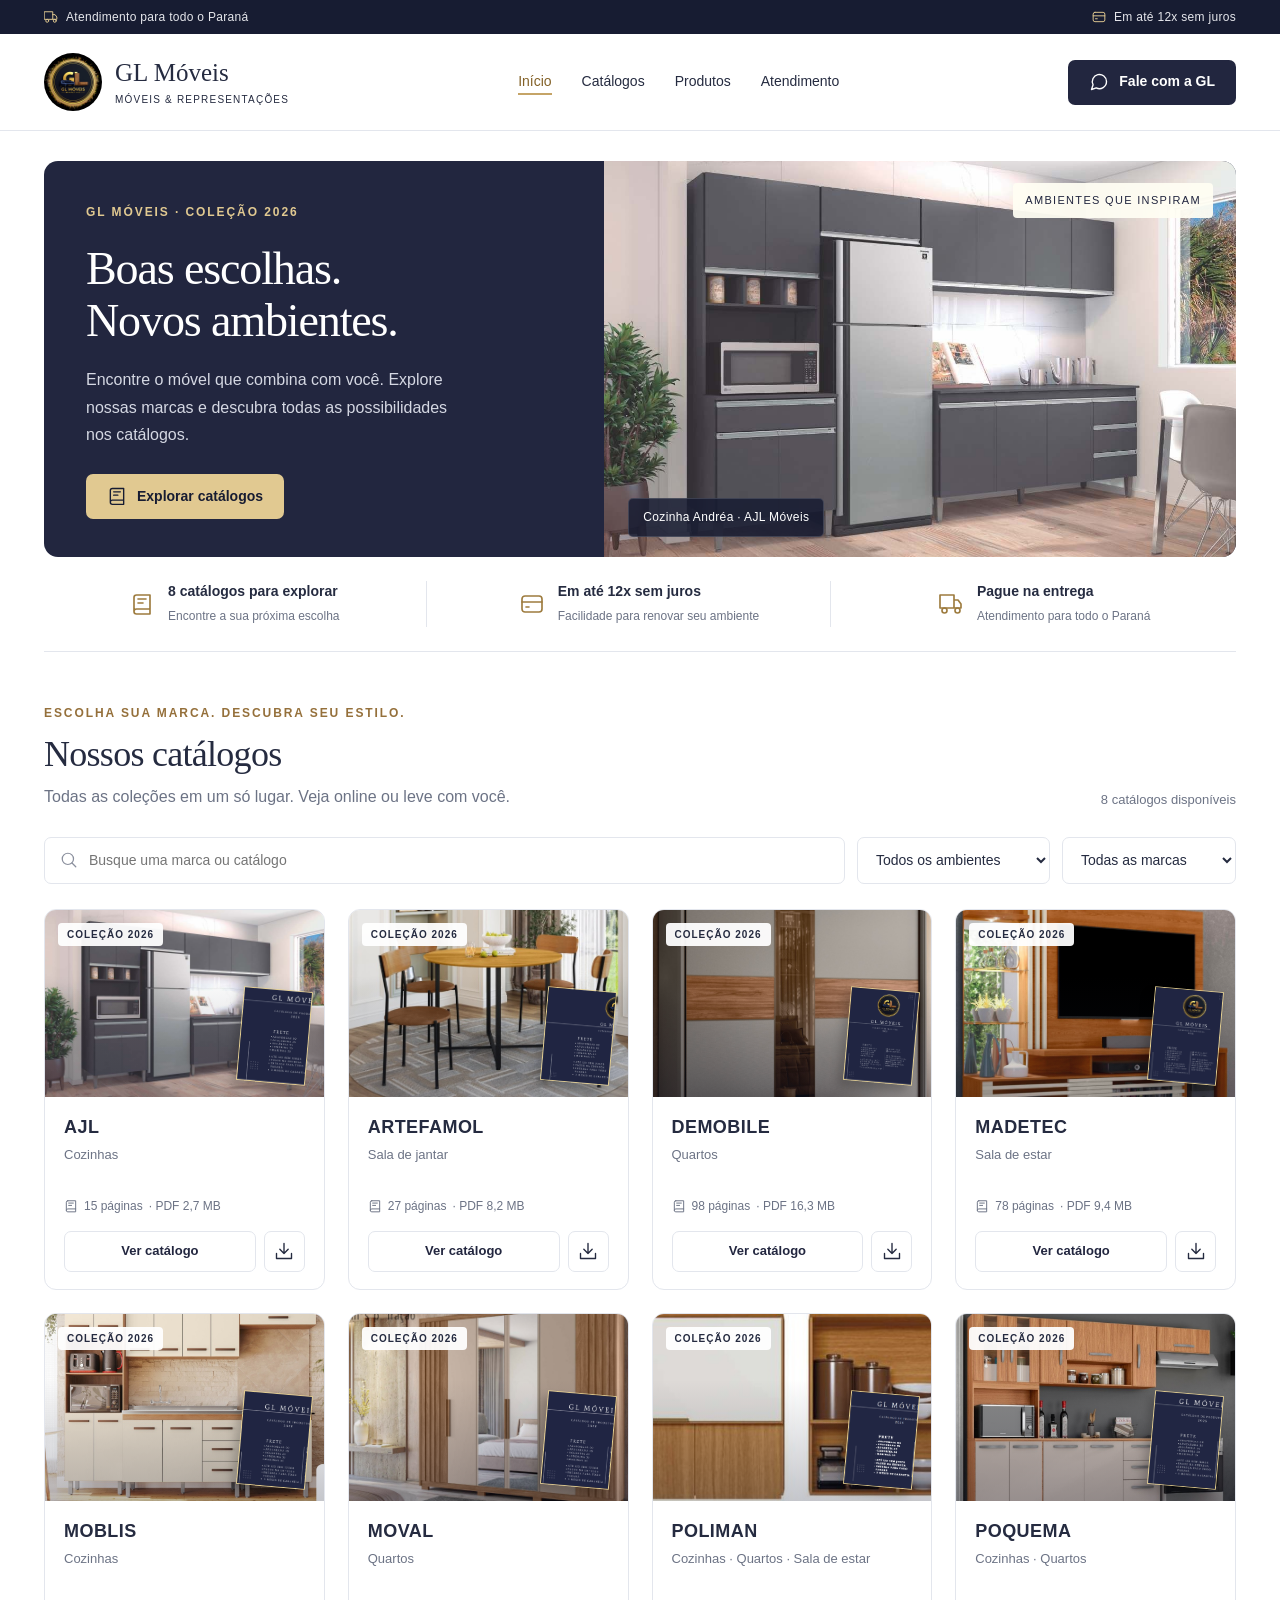
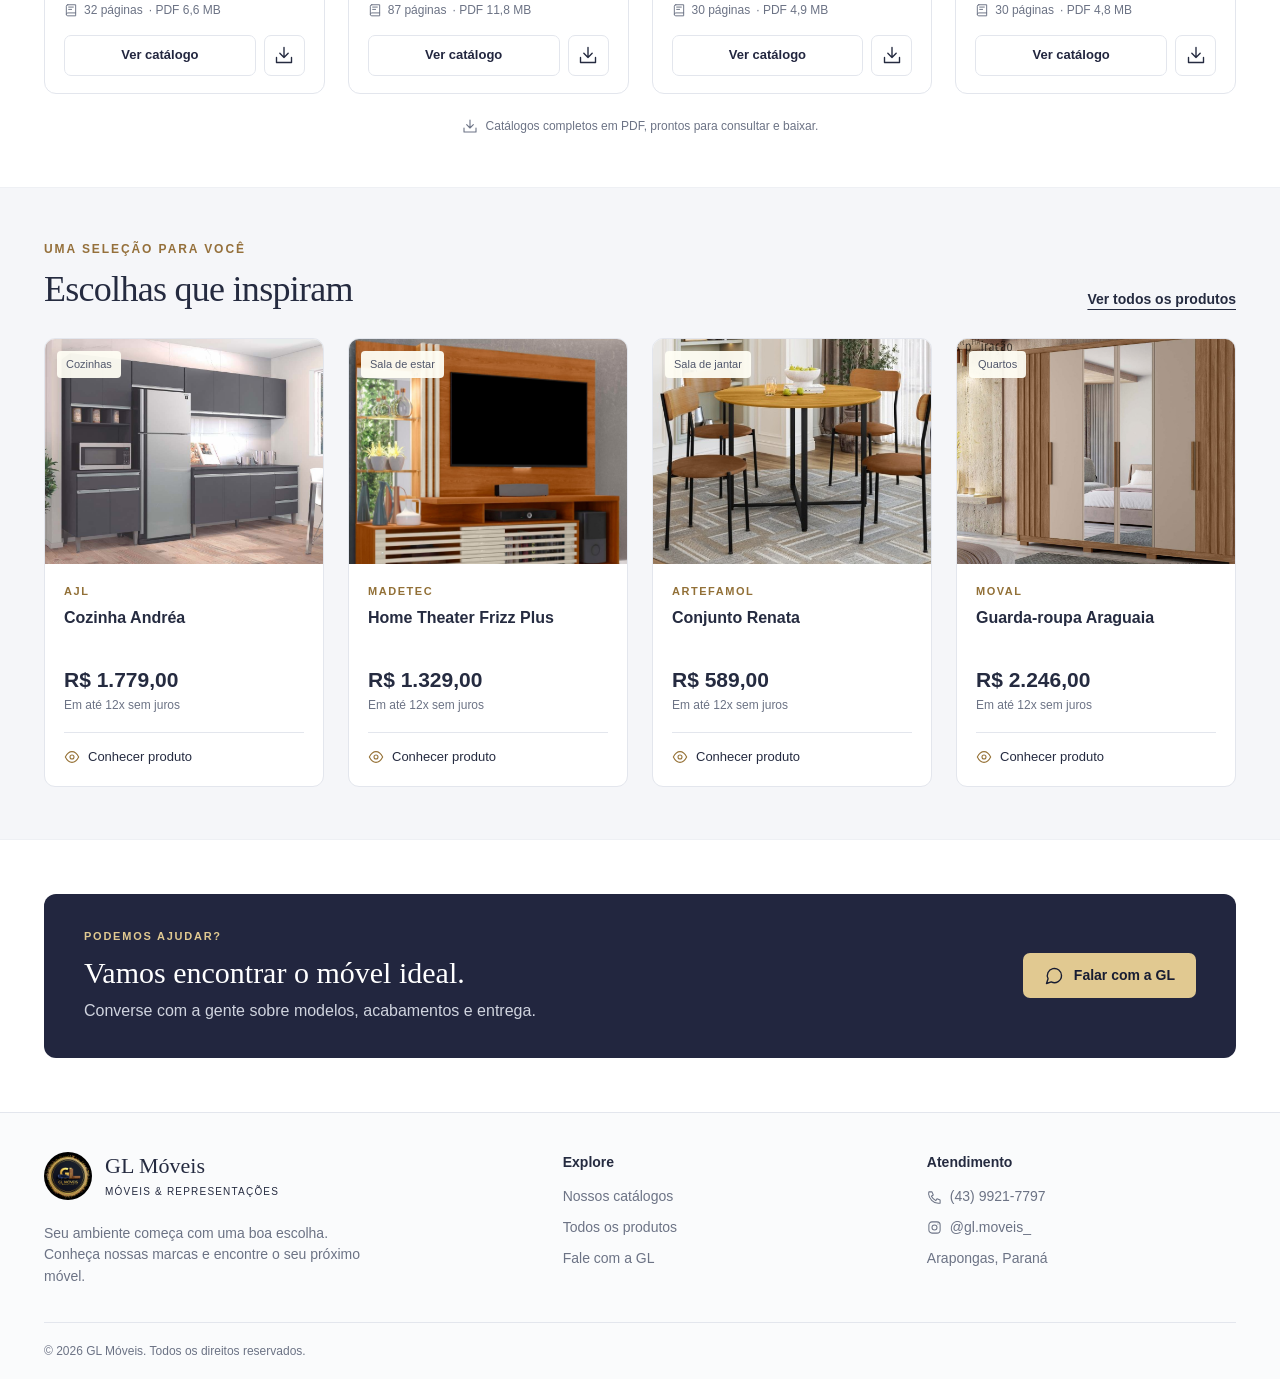
<file: index.html>
<!doctype html>
<html lang="pt-BR">
<head>
<meta charset="utf-8">
<meta name="viewport" content="width=device-width,initial-scale=1">
<title>GL Móveis | Catálogos e ambientes</title>
<meta name="description" content="Explore os catálogos GL Móveis. Cozinhas, quartos e salas das marcas AJL, Artefamol, Demóbile, Madetec, Moblis, Moval, Poliman e Poquema.">
<meta name="theme-color" content="#22263f">
<link rel="icon" href="assets/favicon.svg" type="image/svg+xml">
<link rel="stylesheet" href="style.css">
<script src="dados.js" defer>
</script>
<script src="script.js" defer>
</script>
</head>
<body>
<a class="skip-link" href="#main">Pular para o conteúdo</a>
<header id="header">
</header>
<main id="main" tabindex="-1">
</main>
<footer id="footer">
</footer>
<dialog id="catalog-viewer" class="catalog-dialog" aria-labelledby="viewer-title">
<div class="viewer-head">
<div>
<span class="eyebrow">CATÁLOGO DIGITAL</span>
<h2 id="viewer-title">
</h2>
</div>
<div class="viewer-actions">
<a class="button button-light" id="viewer-newtab" target="_blank" rel="noopener">Nova aba</a>
<a class="button button-navy" id="viewer-download" download>Baixar PDF</a>
<button class="icon-button" data-close-dialog aria-label="Fechar catálogo">✕</button>
</div>
</div>
<p class="viewer-help">Se o PDF não aparecer, use “Nova aba” ou “Baixar PDF”. Arquivos maiores podem levar alguns instantes.</p>
<iframe id="pdf-frame" title="Leitor do catálogo PDF">
</iframe>
</dialog>
<dialog id="contact-dialog" class="small-dialog" aria-labelledby="contact-title">
<button class="icon-button dialog-close" data-close-dialog aria-label="Fechar">✕</button>
<div id="contact-content">
</div>
</dialog>
<div id="toast" role="status" class="toast" hidden>
</div>
<noscript>Ative o JavaScript para navegar. Os PDFs também estão na pasta catalogos do projeto.</noscript>
</body>
</html>
</file>
<file: style.css>
/* Visual original da GL Móveis. Sem bibliotecas ou fontes externas. */
:root {
  --navy:#22263f;
  --deep:#171c32;
  --gold:#c5a467;
  --gold-light:#e1c991;
  --ink:#252b40;
  --muted:#6c7385;
  --line:#e3e6ed;
  --paper:#f5f6f9;
  --shadow:0 14px 45px #20263a10;
  font-family:'Segoe UI',Arial,sans-serif;
  color:var(--ink);
  font-size:16px;
  line-height:1.55;
  background:white;
  font-synthesis:none}
* {
  box-sizing:border-box}
body {
  margin:0}
body:has(dialog[open]) {
  overflow:hidden}
button,input,select,textarea {
  font:inherit}
button,a {
  touch-action:manipulation}
button {
  color:inherit;
  cursor:pointer}
a {
  color:inherit;
  text-decoration:none}
img {
  display:block;
  max-width:100%}
h1,h2,h3,p {
  margin:0}
h1,h2,h3 {
  line-height:1.18}
h1,h2 {
  font-family:Georgia,'Times New Roman',serif;
  font-weight:400}
a:focus-visible,button:focus-visible,input:focus-visible,select:focus-visible,textarea:focus-visible {
  outline:3px solid #98722d;
  outline-offset:4px}
button:disabled {
  opacity:.55;
  cursor:wait}
input,select,textarea {
  min-width:0}
main {
  min-height:40vh}
main:focus {
  outline:none}
.icon {
  width:20px;
  height:20px;
  flex-shrink:0;
  vertical-align:middle}
.container {
  max-width:1320px;
  margin:auto;
  padding:0 44px}
.button {
  display:inline-flex;
  align-items:center;
  justify-content:center;
  gap:10px;
  border:1px solid transparent;
  border-radius:7px;
  min-height:45px;
  padding:11px 20px;
  font-size:14px;
  font-weight:600;
  line-height:1.4;
  transition:background .2s,box-shadow .2s,transform .2s}
.button:hover {
  box-shadow:0 5px 15px #22263f16;
  transform:translateY(-1px)}
.button-navy {
  background:var(--navy);
  color:white}
.button-navy:hover {
  background:#303654}
.button-gold {
  background:var(--gold-light);
  color:var(--deep)}
.button-gold:hover {
  background:#ecd5a3}
.button-outline {
  border-color:var(--line);
  background:white;
  color:var(--navy)}
.button-light {
  background:var(--paper);
  color:var(--navy)}
.button-danger {
  background:#a3343c;
  color:white}
.icon-button {
  width:44px;
  height:44px;
  display:inline-flex;
  align-items:center;
  justify-content:center;
  flex-shrink:0;
  background:white;
  border:1px solid var(--line);
  border-radius:7px}
.icon-button:hover {
  background:var(--paper)}
.text-link {
  font-size:14px;
  font-weight:600;
  text-decoration:underline;
  text-underline-offset:5px}
.eyebrow {
  font-family:'Segoe UI',Arial,sans-serif;
  font-size:12px;
  font-weight:650;
  letter-spacing:.16em;
  line-height:1.6;
  display:block;
  text-transform:uppercase}
.muted {
  color:var(--muted)}
.skip-link {
  position:fixed;
  top:-80px;
  background:var(--navy);
  color:white;
  z-index:100;
  padding:14px}
.skip-link:focus {
  top:0}
.utility {
  background:var(--deep);
  color:#e6e7ec;
  font-size:12px;
  letter-spacing:.025em}
.utility-inner {
  height:34px;
  display:flex;
  align-items:center;
  justify-content:space-between}
.utility-inner span {
  display:flex;
  align-items:center;
  gap:8px}
.utility .icon {
  width:14px;
  height:14px;
  color:var(--gold-light)}
.site-header {
  background:white;
  position:relative;
  z-index:10;
  border-bottom:1px solid var(--line)}
.header-inner {
  height:96px;
  display:flex;
  align-items:center;
  justify-content:space-between;
  gap:24px}
.brand {
  display:inline-flex;
  align-items:center;
  gap:13px;
  flex-shrink:0}
.brand img {
  width:58px;
  height:58px;
  object-fit:cover;
  border-radius:50%}
.brand strong {
  font-family:Georgia,serif;
  display:block;
  font-size:25px;
  font-weight:400;
  line-height:1.25}
.brand small {
  display:block;
  font-size:10px;
  letter-spacing:.12em;
  margin-top:4px}
.desktop-nav {
  display:flex;
  gap:30px;
  align-items:center;
  align-self:stretch}
.desktop-nav a {
  font-size:14px;
  display:flex;
  align-items:center;
  border-bottom:2px solid transparent;
  padding-top:2px}
.desktop-nav a.active {
  border-color:var(--gold);
  color:#836127}
.desktop-nav a:hover {
  color:#836127}
.menu-toggle {
  display:none}
.mobile-nav {
  background:white;
  border-top:1px solid var(--line);
  padding:10px 24px}
.mobile-nav a {
  display:block;
  padding:12px}
.hero-wrap {
  padding-top:30px}
.hero {
  display:grid;
  grid-template-columns:47% 53%;
  min-height:390px;
  background:var(--navy);
  border-radius:14px;
  overflow:hidden}
.hero-copy {
  padding:42px 42px 38px;
  color:white;
  display:flex;
  flex-direction:column;
  align-items:flex-start;
  justify-content:center}
.hero .eyebrow {
  color:var(--gold-light);
  margin-bottom:21px;
  font-size:12px}
.hero h1 {
  font-size:clamp(36px,3.6vw,51px);
  line-height:1.12;
  letter-spacing:-.025em;
  white-space:pre-line}
.hero-copy p {
  font-size:16px;
  color:#d5d8e3;
  max-width:390px;
  margin-top:20px;
  line-height:1.7}
.hero-copy .button {
  margin-top:26px}
.hero-photo {
  position:relative;
  overflow:hidden;
  min-height:340px}
.hero-photo>img {
  width:100%;
  height:100%;
  position:absolute;
  object-fit:cover;
  object-position:center}
.photo-caption {
  position:absolute;
  bottom:20px;
  left:24px;
  color:white;
  background:#171c32d9;
  border:1px solid #ffffff25;
  border-radius:5px;
  padding:9px 14px;
  font-size:12px;
  letter-spacing:.03em}
.hero-edition {
  position:absolute;
  top:22px;
  right:23px;
  background:#fffef4ef;
  color:var(--navy);
  font-size:11px;
  letter-spacing:.12em;
  padding:9px 12px;
  border-radius:4px}
.benefits {
  display:grid;
  grid-template-columns:repeat(3,1fr);
  padding:24px 0;
  border-bottom:1px solid var(--line);
  gap:22px}
.benefit {
  display:flex;
  align-items:center;
  justify-content:center;
  gap:14px;
  border-right:1px solid var(--line)}
.benefit:last-child {
  border:0}
.benefit .icon {
  color:#9d7b3e;
  width:24px;
  height:24px}
.benefit strong {
  display:block;
  font-size:14px;
  font-weight:600}
.benefit small {
  font-size:12px;
  color:var(--muted)}
.section {
  padding:52px 0}
.section-head {
  display:flex;
  justify-content:space-between;
  align-items:flex-end;
  gap:22px;
  margin-bottom:27px}
.section-head .eyebrow {
  color:#95703b;
  margin-bottom:9px}
.section-head h2 {
  font-size:36px;
  letter-spacing:-.02em}
.section-head p {
  margin-top:10px;
  font-size:16px;
  color:var(--muted)}
.count-label {
  color:var(--muted);
  font-size:13px;
  white-space:nowrap}
.toolbar {
  display:flex;
  align-items:center;
  gap:12px;
  margin-bottom:25px}
.search-field {
  position:relative;
  flex:1}
.search-field .icon {
  position:absolute;
  left:16px;
  top:50%;
  transform:translateY(-50%);
  color:#8a8f9d;
  width:18px}
.search-field input {
  width:100%;
  height:47px;
  background:white;
  border:1px solid var(--line);
  padding:12px 15px 12px 44px;
  border-radius:7px;
  font-size:14px}
.toolbar select {
  border:1px solid var(--line);
  border-radius:7px;
  background:white;
  height:47px;
  padding:10px 32px 10px 14px;
  font-size:14px;
  color:var(--ink);
  max-width:100%}
.catalog-grid {
  display:grid;
  grid-template-columns:repeat(4,minmax(0,1fr));
  gap:23px}
.catalog-card {
  background:white;
  border:1px solid var(--line);
  border-radius:12px;
  overflow:hidden;
  transition:box-shadow .2s,transform .2s}
.catalog-card:hover {
  box-shadow:var(--shadow);
  transform:translateY(-3px)}
.catalog-art {
  position:relative;
  height:187px;
  display:block;
  width:100%;
  padding:0;
  border:0;
  background:#e8e9ef;
  overflow:hidden}
.catalog-scene {
  width:100%;
  height:100%;
  object-fit:cover;
  object-position:center;
  transition:transform .4s}
.catalog-card:hover .catalog-scene {
  transform:scale(1.04)}
.catalog-art:after {
  content:'';
  position:absolute;
  inset:0;
  background:linear-gradient(0deg,#171c3240,transparent 65%);
  pointer-events:none}
.catalog-mini {
  position:absolute;
  width:69px;
  height:94px;
  bottom:14px;
  right:15px;
  object-fit:cover;
  object-position:left top;
  box-shadow:-5px 7px 10px #0003;
  transform:rotate(5deg);
  border:1px solid #e4cf91;
  z-index:1}
.catalog-tag {
  position:absolute;
  left:13px;
  top:13px;
  background:#fffffff0;
  border-radius:4px;
  padding:4px 9px;
  font-size:10px;
  font-weight:650;
  letter-spacing:.1em}
.catalog-body {
  padding:20px 19px 17px}
.catalog-body h3 {
  font-size:18px;
  font-weight:650;
  letter-spacing:.025em;
  margin-bottom:7px}
.catalog-subtitle {
  font-size:13px;
  color:var(--muted);
  min-height:40px;
  line-height:1.55}
.catalog-meta {
  margin-top:12px;
  display:flex;
  align-items:center;
  gap:6px;
  font-size:12px;
  color:var(--muted);
  flex-wrap:wrap}
.catalog-meta .icon {
  width:14px;
  height:14px}
.catalog-actions {
  display:flex;
  gap:8px;
  margin-top:15px}
.catalog-actions .button {
  flex:1;
  padding:9px;
  font-size:13px;
  min-height:41px}
.catalog-actions .icon-button {
  height:41px;
  width:41px}
.catalog-note {
  display:flex;
  justify-content:center;
  align-items:center;
  gap:8px;
  font-size:12px;
  color:var(--muted);
  margin-top:23px}
.catalog-note .icon {
  width:16px;
  height:16px}
.soft-section {
  background:var(--paper);
  border-top:1px solid #eef0f4;
  border-bottom:1px solid #eef0f4}
.product-grid {
  display:grid;
  grid-template-columns:repeat(4,minmax(0,1fr));
  gap:24px}
.product-card {
  min-width:0;
  border:1px solid var(--line);
  border-radius:11px;
  overflow:hidden;
  background:white;
  transition:box-shadow .2s}
.product-card:hover {
  box-shadow:var(--shadow)}
.product-image {
  position:relative;
  display:block;
  height:225px;
  background:#eef0f3;
  overflow:hidden}
.product-image img {
  width:100%;
  height:100%;
  object-fit:cover;
  transition:transform .35s}
.product-card:hover .product-image img {
  transform:scale(1.035)}
.product-category {
  position:absolute;
  top:12px;
  left:12px;
  background:#fffef5f0;
  border-radius:4px;
  font-size:11px;
  padding:5px 9px;
  color:#50566a}
.product-body {
  padding:19px}
.product-brand {
  font-size:11px;
  color:#927037;
  font-weight:650;
  letter-spacing:.14em;
  margin-bottom:7px}
.product-body h3 {
  font-size:16px;
  font-weight:600;
  line-height:1.4;
  min-height:45px}
.product-price {
  font-size:21px;
  font-weight:650;
  margin-top:13px;
  line-height:1.4}
.product-installment {
  font-size:12px;
  color:var(--muted);
  margin-top:2px}
.product-link {
  margin-top:17px;
  padding-top:14px;
  border-top:1px solid var(--line);
  font-size:13px;
  display:flex;
  align-items:center;
  gap:8px}
.product-link .icon {
  width:16px;
  height:16px;
  color:#977338}
.contact-band {
  margin:54px auto;
  display:grid;
  grid-template-columns:1fr auto;
  gap:30px;
  align-items:center;
  padding:34px 40px;
  background:var(--navy);
  color:white;
  border-radius:12px}
.contact-band .eyebrow {
  color:var(--gold-light);
  font-size:11px;
  margin-bottom:9px}
.contact-band h2 {
  font-size:30px}
.contact-band p {
  margin-top:9px;
  color:#d0d4df;
  font-size:16px}
.site-footer {
  background:#fafbfc;
  border-top:1px solid var(--line);
  padding:39px 0 0}
.footer-main {
  display:grid;
  grid-template-columns:1.5fr 1fr 1fr;
  gap:55px;
  padding-bottom:34px}
.footer-main .brand img {
  width:48px;
  height:48px}
.footer-main .brand strong {
  font-size:22px}
.footer-main>div>p {
  margin-top:15px;
  font-size:14px;
  color:var(--muted);
  max-width:330px}
.footer-title {
  font-size:14px;
  font-weight:650;
  margin-bottom:13px}
.footer-links {
  display:flex;
  flex-direction:column;
  gap:9px;
  font-size:14px;
  color:var(--muted)}
.footer-links a {
  display:flex;
  align-items:center;
  gap:8px}
.footer-links .icon {
  width:15px;
  height:15px}
.footer-links a:hover {
  color:var(--navy)}
.footer-bottom {
  border-top:1px solid var(--line);
  padding:19px 0;
  display:flex;
  justify-content:space-between;
  font-size:12px;
  color:var(--muted);
  gap:20px}
.footer-bottom a {
  display:flex;
  align-items:center;
  gap:7px}
.footer-bottom .icon {
  width:13px;
  height:13px}
.page-intro {
  padding:43px 0 30px;
  background:var(--paper);
  border-bottom:1px solid var(--line)}
.breadcrumb {
  display:flex;
  align-items:center;
  gap:8px;
  font-size:13px;
  color:var(--muted);
  margin-bottom:22px;
  flex-wrap:wrap}
.breadcrumb .icon {
  width:12px;
  height:12px}
.page-intro h1 {
  font-size:44px;
  letter-spacing:-.03em}
.page-intro p {
  font-size:16px;
  color:var(--muted);
  margin-top:13px;
  max-width:650px}
.page-content {
  padding:33px 0 60px}
.page-content .catalog-grid {
  row-gap:28px}
.filter-result {
  display:flex;
  justify-content:space-between;
  align-items:center;
  margin-bottom:22px;
  gap:18px}
.filter-result p {
  font-size:14px;
  color:var(--muted)}
.filter-result button {
  font-size:14px;
  border:0;
  background:transparent;
  text-decoration:underline;
  color:#86652e}
.empty-state {
  grid-column:1/-1;
  padding:60px 20px;
  text-align:center;
  background:var(--paper);
  border:1px dashed #cbd0dc;
  border-radius:12px}
.empty-state>.icon {
  width:33px;
  height:33px;
  color:#9299a9;
  margin-bottom:15px}
.empty-state h3 {
  font-size:19px;
  margin-bottom:10px}
.empty-state p {
  color:var(--muted)}
.empty-state .button {
  margin-top:20px}
.products-layout {
  display:grid;
  grid-template-columns:210px 1fr;
  gap:30px}
.products-layout .product-grid {
  grid-template-columns:repeat(3,minmax(0,1fr))}
.filters-panel {
  align-self:start;
  border:1px solid var(--line);
  border-radius:10px;
  padding:23px 20px}
.filters-panel h3 {
  font-size:16px;
  margin-bottom:20px}
.filter-group+.filter-group {
  border-top:1px solid var(--line);
  padding-top:20px;
  margin-top:20px}
.filter-group>span {
  font-size:12px;
  font-weight:650;
  display:block;
  margin-bottom:9px}
.filter-option {
  display:flex;
  align-items:center;
  gap:10px;
  font-size:14px;
  margin:12px 0;
  cursor:pointer;
  line-height:1.4}
.filter-option input {
  accent-color:var(--navy);
  width:16px;
  height:16px;
  margin:0;
  flex-shrink:0}
.products-layout .product-image {
  height:210px}
.product-detail {
  padding:38px 0 60px}
.detail-grid {
  display:grid;
  grid-template-columns:1.1fr 1fr;
  gap:60px}
.detail-image {
  border-radius:13px;
  overflow:hidden;
  border:1px solid var(--line);
  background:var(--paper);
  align-self:start}
.detail-image img {
  width:100%;
  max-height:620px;
  object-fit:contain}
.detail-info {
  padding:15px 0}
.detail-info .eyebrow {
  color:#957339;
  margin-bottom:14px}
.detail-info h1 {
  font-size:43px;
  letter-spacing:-.025em}
.detail-price {
  font-size:31px;
  font-weight:600;
  margin-top:24px}
.detail-payment {
  color:var(--muted);
  font-size:14px;
  margin-top:5px}
.detail-description {
  font-size:16px;
  line-height:1.8;
  margin:25px 0;
  color:#5b6376}
.spec-list {
  margin:0 0 25px;
  border-top:1px solid var(--line);
  font-size:14px}
.spec-list>div {
  display:grid;
  grid-template-columns:110px 1fr;
  gap:15px;
  border-bottom:1px solid var(--line);
  padding:12px 0}
.spec-list dt {
  color:var(--muted)}
.spec-list dd {
  margin:0;
  overflow-wrap:anywhere}
.detail-actions {
  display:flex;
  gap:10px;
  flex-wrap:wrap}
.detail-note {
  margin-top:19px;
  font-size:12px;
  color:var(--muted);
  line-height:1.65}
.source-label {
  display:flex;
  gap:8px;
  align-items:center;
  color:var(--muted);
  font-size:12px;
  padding:16px 18px;
  background:white;
  border-top:1px solid var(--line)}
.contact-page-grid {
  display:grid;
  grid-template-columns:1fr 1fr;
  gap:48px;
  padding:18px 0}
.contact-card {
  border:1px solid var(--line);
  padding:29px;
  border-radius:12px;
  background:white}
.contact-card h2 {
  font-size:27px;
  margin-bottom:20px}
.contact-item {
  display:flex;
  gap:17px;
  padding:18px 0;
  border-bottom:1px solid var(--line);
  align-items:center}
.contact-item:last-child {
  border:0}
.contact-item>.icon {
  color:#94713b;
  width:22px;
  height:22px}
.contact-item small {
  font-size:12px;
  color:var(--muted);
  display:block;
  margin-bottom:4px}
.contact-item a,.contact-item strong {
  font-weight:550;
  font-size:16px}
.contact-item a:hover {
  text-decoration:underline}
.contact-visual {
  border-radius:12px;
  overflow:hidden;
  position:relative;
  background:var(--navy);
  min-height:420px}
.contact-visual img {
  height:100%;
  width:100%;
  object-fit:cover;
  opacity:.68}
.contact-visual div {
  position:absolute;
  bottom:0;
  left:0;
  right:0;
  padding:30px;
  background:linear-gradient(transparent,#171c32e0);
  color:white}
.contact-visual h2 {
  font-size:33px}
.contact-visual p {
  margin-top:10px;
  font-size:16px}
.info-block {
  margin-top:25px;
  background:var(--paper);
  padding:25px;
  border-radius:10px}
.info-block h3 {
  font-size:16px;
  margin-bottom:10px}
.info-block p {
  font-size:16px;
  color:var(--muted);
  line-height:1.7}
dialog {
  border:1px solid var(--line);
  padding:0;
  border-radius:14px;
  box-shadow:0 25px 100px #0005;
  color:var(--ink);
  max-width:calc(100vw - 32px)}
dialog::backdrop {
  background:#10162abf;
  backdrop-filter:blur(5px)}
.catalog-dialog {
  width:1200px;
  height:90vh;
  max-height:960px;
  overflow:hidden}
.catalog-dialog[open] {
  display:flex;
  flex-direction:column}
.viewer-head {
  display:flex;
  justify-content:space-between;
  align-items:center;
  padding:20px 25px;
  border-bottom:1px solid var(--line);
  gap:18px}
.viewer-head .eyebrow {
  font-size:11px;
  color:#94713b;
  margin-bottom:4px}
.viewer-head h2 {
  font-size:25px}
.viewer-actions {
  display:flex;
  gap:9px;
  align-items:center}
.viewer-help {
  font-size:12px;
  padding:10px 25px;
  background:var(--paper);
  color:var(--muted)}
#pdf-frame {
  width:100%;
  flex:1;
  border:0;
  background:#e8e9ee;
  min-height:100px}
.small-dialog {
  width:440px;
  padding:37px}
.dialog-close {
  position:absolute;
  top:12px;
  right:12px;
  border:0;
  background:transparent}
.small-dialog h2 {
  font-size:29px;
  margin:18px 0 13px}
.small-dialog p {
  font-size:16px;
  color:var(--muted);
  margin-bottom:20px}
.small-dialog .button {
  width:100%;
  margin-top:10px}
.small-dialog .contact-item {
  padding:13px 0}
.toast {
  position:fixed;
  bottom:25px;
  left:50%;
  transform:translateX(-50%);
  background:var(--deep);
  color:white;
  border:1px solid #ffffff25;
  box-shadow:var(--shadow);
  border-radius:9px;
  padding:13px 20px;
  font-size:14px;
  z-index:150;
  max-width:calc(100vw - 30px);
  width:max-content}
.loading {
  padding:80px;
  text-align:center;
  color:var(--muted)}
[hidden] {
  display:none!important}

@media(max-width:1100px) {
  .container {
  padding:0 28px}
.desktop-nav {
  gap:19px}
.header-inner {
  gap:18px}
.brand strong {
  font-size:23px}
.brand small {
  font-size:9px}
.header-contact {
  padding:11px 13px}
.hero-copy {
  padding:35px 30px}
.hero h1 {
  font-size:42px}
.hero {
  grid-template-columns:49% 51%;
  min-height:370px}
.catalog-grid {
  gap:16px}
.catalog-art {
  height:155px}
.catalog-body {
  padding:16px 14px}
.catalog-meta {
  font-size:11px;
  gap:4px}
.product-grid {
  gap:17px}
.product-image {
  height:185px}
.product-body {
  padding:16px}
.products-layout {
  grid-template-columns:185px 1fr;
  gap:20px}
.products-layout .product-grid {
  grid-template-columns:repeat(2,minmax(0,1fr))}
.detail-grid {
  gap:35px}
.detail-info h1 {
  font-size:37px}
}

@media(max-width:850px) {
  .header-contact {
  display:none}
.catalog-grid {
  grid-template-columns:repeat(2,minmax(0,1fr));
  gap:22px}
.catalog-art {
  height:215px}
.catalog-meta {
  font-size:12px}
.catalog-body {
  padding:21px}
.catalog-body h3 {
  font-size:20px}
.product-grid {
  grid-template-columns:repeat(2,minmax(0,1fr))}
.product-image {
  height:260px}
.hero h1 {
  font-size:36px}
.hero .eyebrow {
  font-size:11px}
.hero-copy {
  padding:29px}
.benefit {
  gap:10px}
.benefit strong {
  font-size:13px}
.benefit small {
  font-size:11px}
.hero {
  min-height:360px}
.contact-band h2 {
  font-size:25px}
.footer-main {
  gap:25px}
.footer-main .brand {
  gap:8px}
.footer-main .brand strong {
  font-size:21px}
.footer-main .brand img {
  width:40px;
  height:40px}
.detail-grid {
  gap:27px}
.detail-info {
  padding:0}
.detail-info h1 {
  font-size:33px}
.contact-page-grid {
  gap:25px}
.toolbar {
  flex-wrap:wrap}
.toolbar .search-field {
  flex-basis:100%}
.toolbar select {
  flex:1}
}

@media(max-width:600px) {
  .container {
  padding:0 20px}
.utility-inner {
  height:32px}
.utility-inner span {
  font-size:10px;
  gap:5px}
.utility .icon {
  width:12px;
  height:12px}
.header-inner {
  height:79px}
.brand img {
  width:47px;
  height:47px}
.brand strong {
  font-size:23px}
.brand small {
  font-size:9px}
.desktop-nav {
  display:none}
.menu-toggle {
  display:flex}
.hero-wrap {
  padding-top:18px}
.hero {
  display:flex;
  flex-direction:column;
  border-radius:12px}
.hero-copy {
  padding:31px 28px 30px}
.hero .eyebrow {
  margin-bottom:15px;
  font-size:11px}
.hero h1 {
  font-size:40px}
.hero-copy p {
  font-size:16px;
  margin-top:17px;
  max-width:100%}
.hero-copy .button {
  margin-top:22px}
.hero-photo {
  min-height:235px}
.hero-edition {
  top:17px;
  right:17px;
  font-size:10px}
.photo-caption {
  bottom:16px;
  left:16px;
  font-size:12px}
.benefits {
  padding:19px 0;
  gap:5px}
.benefit {
  flex-direction:column;
  text-align:center;
  gap:7px;
  padding:0 6px}
.benefit .icon {
  width:22px;
  height:22px}
.benefit strong {
  font-size:12px;
  line-height:1.4}
.benefit small {
  display:none}
.section {
  padding:37px 0}
.section-head {
  align-items:flex-start;
  margin-bottom:22px;
  gap:16px}
.section-head h2 {
  font-size:30px}
.section-head .eyebrow {
  font-size:10px}
.section-head p {
  font-size:16px}
.section-head .text-link {
  font-size:12px;
  align-self:center}
.count-label {
  font-size:12px;
  align-self:center;
  white-space:normal;
  max-width:80px;
  text-align:right}
.toolbar {
  gap:9px;
  margin-bottom:20px}
.toolbar select {
  font-size:13px;
  padding-left:10px;
  padding-right:20px;
  min-width:0;
  flex-basis:40%;
  height:45px}
.search-field input {
  font-size:14px}
.catalog-grid {
  gap:14px}
.catalog-art {
  height:141px}
.catalog-body {
  padding:15px 12px}
.catalog-body h3 {
  font-size:16px}
.catalog-subtitle {
  font-size:12px;
  min-height:38px}
.catalog-meta {
  font-size:11px;
  gap:4px;
  margin-top:10px;
  min-height:38px}
.catalog-meta .icon {
  width:12px;
  height:12px}
.catalog-actions {
  gap:5px;
  margin-top:10px}
.catalog-actions .button {
  font-size:12px;
  padding:8px 6px;
  min-height:41px}
.catalog-actions .icon-button {
  width:34px;
  height:41px}
.catalog-actions .icon {
  width:16px;
  height:16px}
.catalog-mini {
  width:45px;
  height:63px;
  right:11px;
  bottom:11px}
.catalog-tag {
  font-size:9px;
  top:9px;
  left:9px;
  padding:3px 6px}
.catalog-note {
  font-size:12px;
  text-align:center;
  line-height:1.6}
.product-grid {
  gap:14px}
.product-image {
  height:158px}
.product-category {
  font-size:10px;
  padding:4px 6px;
  top:9px;
  left:9px}
.product-body {
  padding:14px 12px}
.product-brand {
  font-size:11px}
.product-body h3 {
  font-size:15px;
  min-height:44px}
.product-price {
  font-size:19px;
  margin-top:11px}
.product-installment {
  font-size:11px}
.product-link {
  font-size:12px;
  margin-top:12px;
  padding-top:12px;
  gap:5px}
.contact-band {
  margin:35px auto;
  display:block;
  padding:28px}
.contact-band h2 {
  font-size:29px}
.contact-band .button {
  margin-top:22px;
  width:100%}
.footer-main {
  grid-template-columns:1fr 1fr;
  gap:26px 18px}
.footer-main>div:first-child {
  grid-column:1/-1}
.footer-main .brand strong {
  font-size:23px}
.footer-main .brand img {
  width:47px;
  height:47px}
.footer-main>div>p {
  max-width:100%}
.footer-links {
  font-size:13px}
.footer-bottom {
  flex-direction:column;
  gap:10px;
  font-size:12px}
.page-intro {
  padding:30px 0 25px}
.page-intro h1 {
  font-size:36px}
.breadcrumb {
  font-size:12px;
  margin-bottom:18px}
.page-content {
  padding:23px 0 39px}
.products-layout {
  display:block}
.filters-panel {
  margin-bottom:24px;
  padding:18px}
.filters-panel h3 {
  font-size:16px;
  margin-bottom:10px}
.filter-group {
  display:flex;
  flex-wrap:wrap;
  gap:5px 13px}
.filter-group>span {
  width:100%;
  margin-bottom:0;
  font-size:12px}
.filter-option {
  margin:5px 0;
  font-size:14px}
.filter-group+.filter-group {
  padding-top:13px;
  margin-top:12px}
.products-layout .product-grid {
  gap:14px}
.products-layout .product-image {
  height:158px}
.detail-grid {
  display:flex;
  flex-direction:column;
  gap:25px}
.detail-image {
  width:100%}
.detail-image img {
  max-height:390px}
.detail-info h1 {
  font-size:35px}
.detail-info .eyebrow {
  font-size:12px}
.detail-price {
  font-size:28px;
  margin-top:18px}
.detail-actions {
  flex-direction:column}
.detail-actions .button {
  width:100%}
.spec-list>div {
  grid-template-columns:90px 1fr;
  font-size:14px}
.product-detail {
  padding:24px 0 39px}
.contact-page-grid {
  display:flex;
  flex-direction:column;
  gap:25px}
.contact-card {
  padding:25px}
.contact-visual {
  min-height:300px}
.contact-visual img {
  max-height:340px}
.viewer-head {
  padding:14px;
  align-items:flex-start;
  gap:8px}
.viewer-head h2 {
  font-size:21px}
.viewer-head .eyebrow {
  font-size:10px}
.viewer-actions {
  gap:5px}
.viewer-actions .button {
  padding:9px;
  min-height:39px;
  font-size:12px}
.viewer-actions .icon-button {
  height:39px;
  width:33px}
.viewer-help {
  padding:10px 14px;
  font-size:12px}
.catalog-dialog {
  max-width:calc(100vw - 16px);
  height:92dvh}
.small-dialog {
  padding:29px}
.small-dialog h2 {
  font-size:27px}
.empty-state {
  padding:40px 15px}
}

@media(max-width:360px) {
  .catalog-grid,.product-grid,.products-layout .product-grid {
  grid-template-columns:1fr}
.catalog-art,.product-image {
  height:210px}
.catalog-subtitle {
  min-height:0}
.catalog-meta {
  min-height:0}
.utility-inner span:last-child {
  display:none}
.hero-copy {
  padding:26px}
.hero h1 {
  font-size:36px}
}

@media(prefers-reduced-motion:reduce) {
  *,*:before,*:after {
  scroll-behavior:auto!important;
  transition:none!important;
  animation:none!important}
}
</file>
